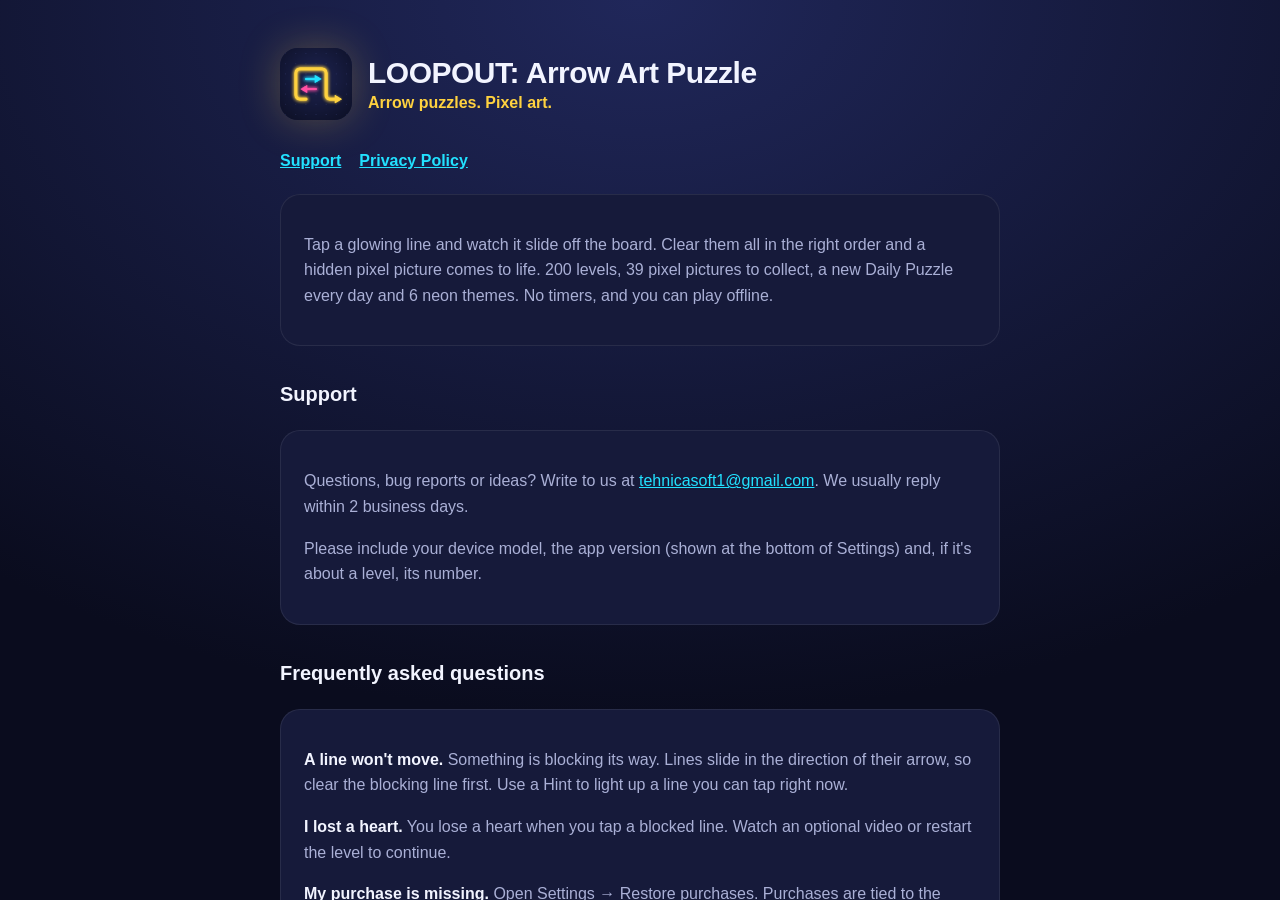
<file: index.html>
<!doctype html>
<html lang="en">
<head>
<meta charset="utf-8">
<meta name="viewport" content="width=device-width, initial-scale=1">
<title>LOOPOUT: Arrow Art Puzzle</title>
<meta http-equiv="refresh" content="0; url=/loopout/">
<link rel="canonical" href="/loopout/">
</head>
<body><a href="/loopout/">LOOPOUT: Arrow Art Puzzle</a></body>
</html>
</file>
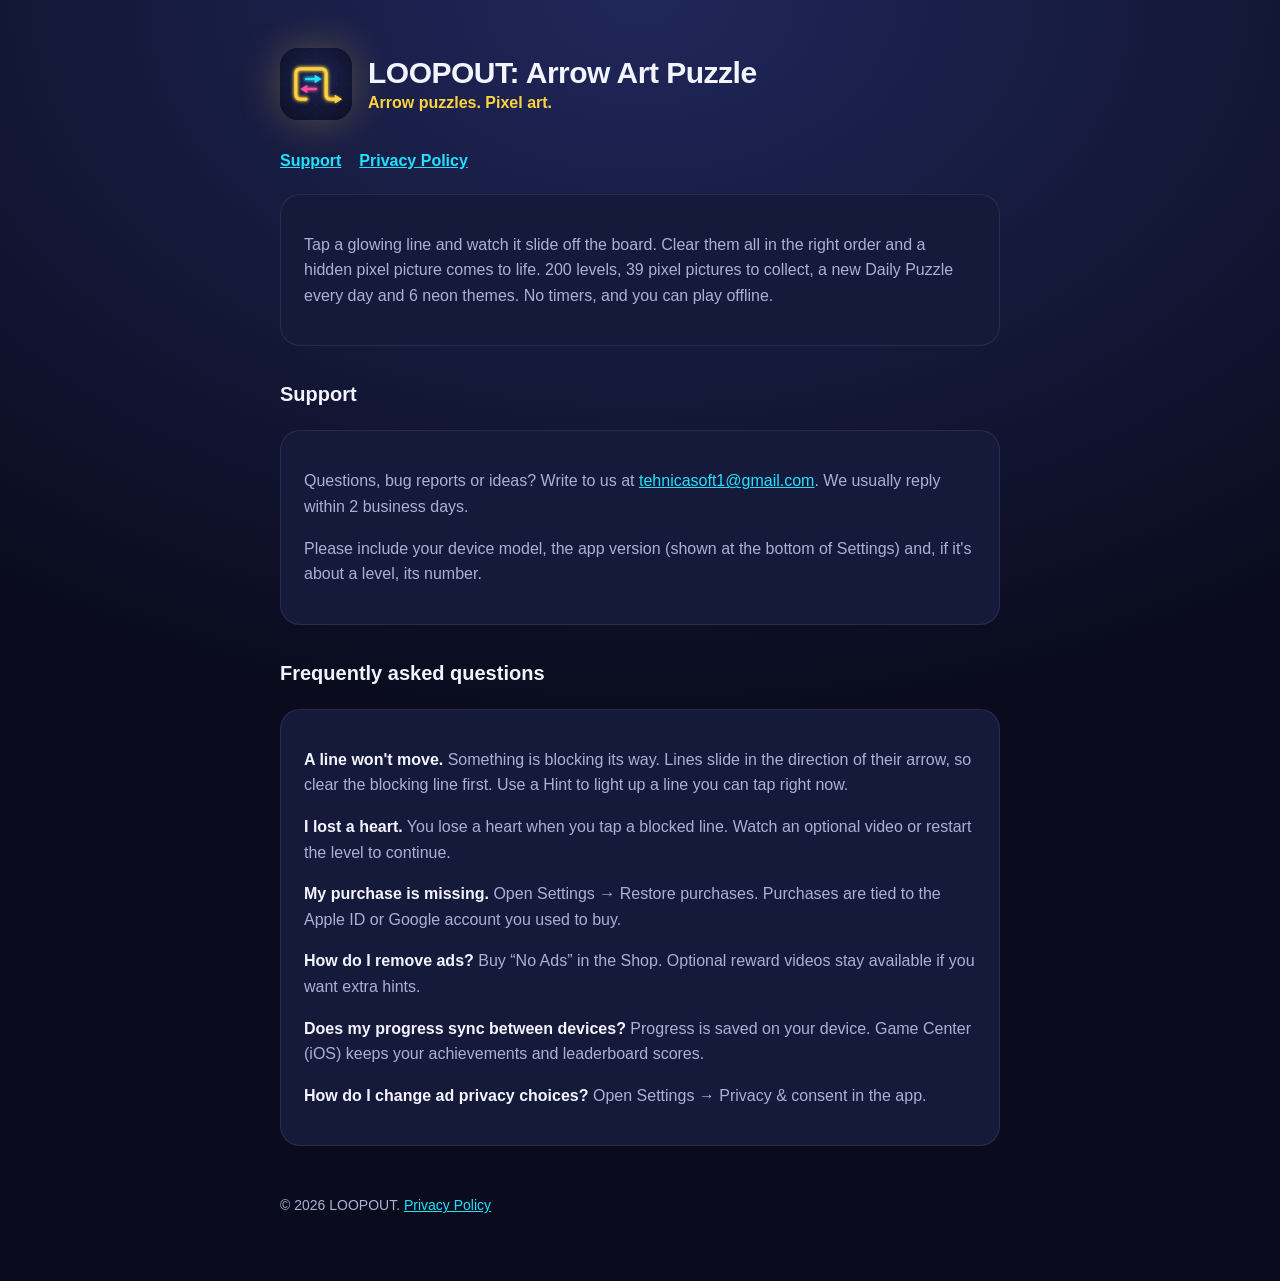
<file: loopout/index.html>
<!doctype html>
<html lang="en">
<head>
<meta charset="utf-8">
<meta name="viewport" content="width=device-width, initial-scale=1">
<title>LOOPOUT: Arrow Art Puzzle — Support</title>
<meta name="description" content="LOOPOUT: Arrow Art Puzzle. Tap arrow lines away, reveal pixel art pictures and solve 200 brain teasers.">
<link rel="stylesheet" href="style.css">
<link rel="icon" href="icon.png">
</head>
<body>
<main>
<header>
<img src="icon.png" alt="LOOPOUT app icon">
<h1>LOOPOUT: Arrow Art Puzzle<small>Arrow puzzles. Pixel art.</small></h1>
</header>
<nav><a href="#support">Support</a><a href="privacy.html">Privacy Policy</a></nav>

<div class="card">
<p>Tap a glowing line and watch it slide off the board. Clear them all in the right order and a hidden pixel picture comes to life. 200 levels, 39 pixel pictures to collect, a new Daily Puzzle every day and 6 neon themes. No timers, and you can play offline.</p>
</div>

<h2 id="support">Support</h2>
<div class="card">
<p>Questions, bug reports or ideas? Write to us at <a href="mailto:tehnicasoft1@gmail.com">tehnicasoft1@gmail.com</a>. We usually reply within 2 business days.</p>
<p>Please include your device model, the app version (shown at the bottom of Settings) and, if it's about a level, its number.</p>
</div>

<h2>Frequently asked questions</h2>
<div class="card">
<p><strong>A line won't move.</strong> Something is blocking its way. Lines slide in the direction of their arrow, so clear the blocking line first. Use a Hint to light up a line you can tap right now.</p>
<p><strong>I lost a heart.</strong> You lose a heart when you tap a blocked line. Watch an optional video or restart the level to continue.</p>
<p><strong>My purchase is missing.</strong> Open Settings → Restore purchases. Purchases are tied to the Apple ID or Google account you used to buy.</p>
<p><strong>How do I remove ads?</strong> Buy “No Ads” in the Shop. Optional reward videos stay available if you want extra hints.</p>
<p><strong>Does my progress sync between devices?</strong> Progress is saved on your device. Game Center (iOS) keeps your achievements and leaderboard scores.</p>
<p><strong>How do I change ad privacy choices?</strong> Open Settings → Privacy &amp; consent in the app.</p>
</div>

<footer>© 2026 LOOPOUT. <a href="privacy.html">Privacy Policy</a></footer>
</main>
</body>
</html>
</file>
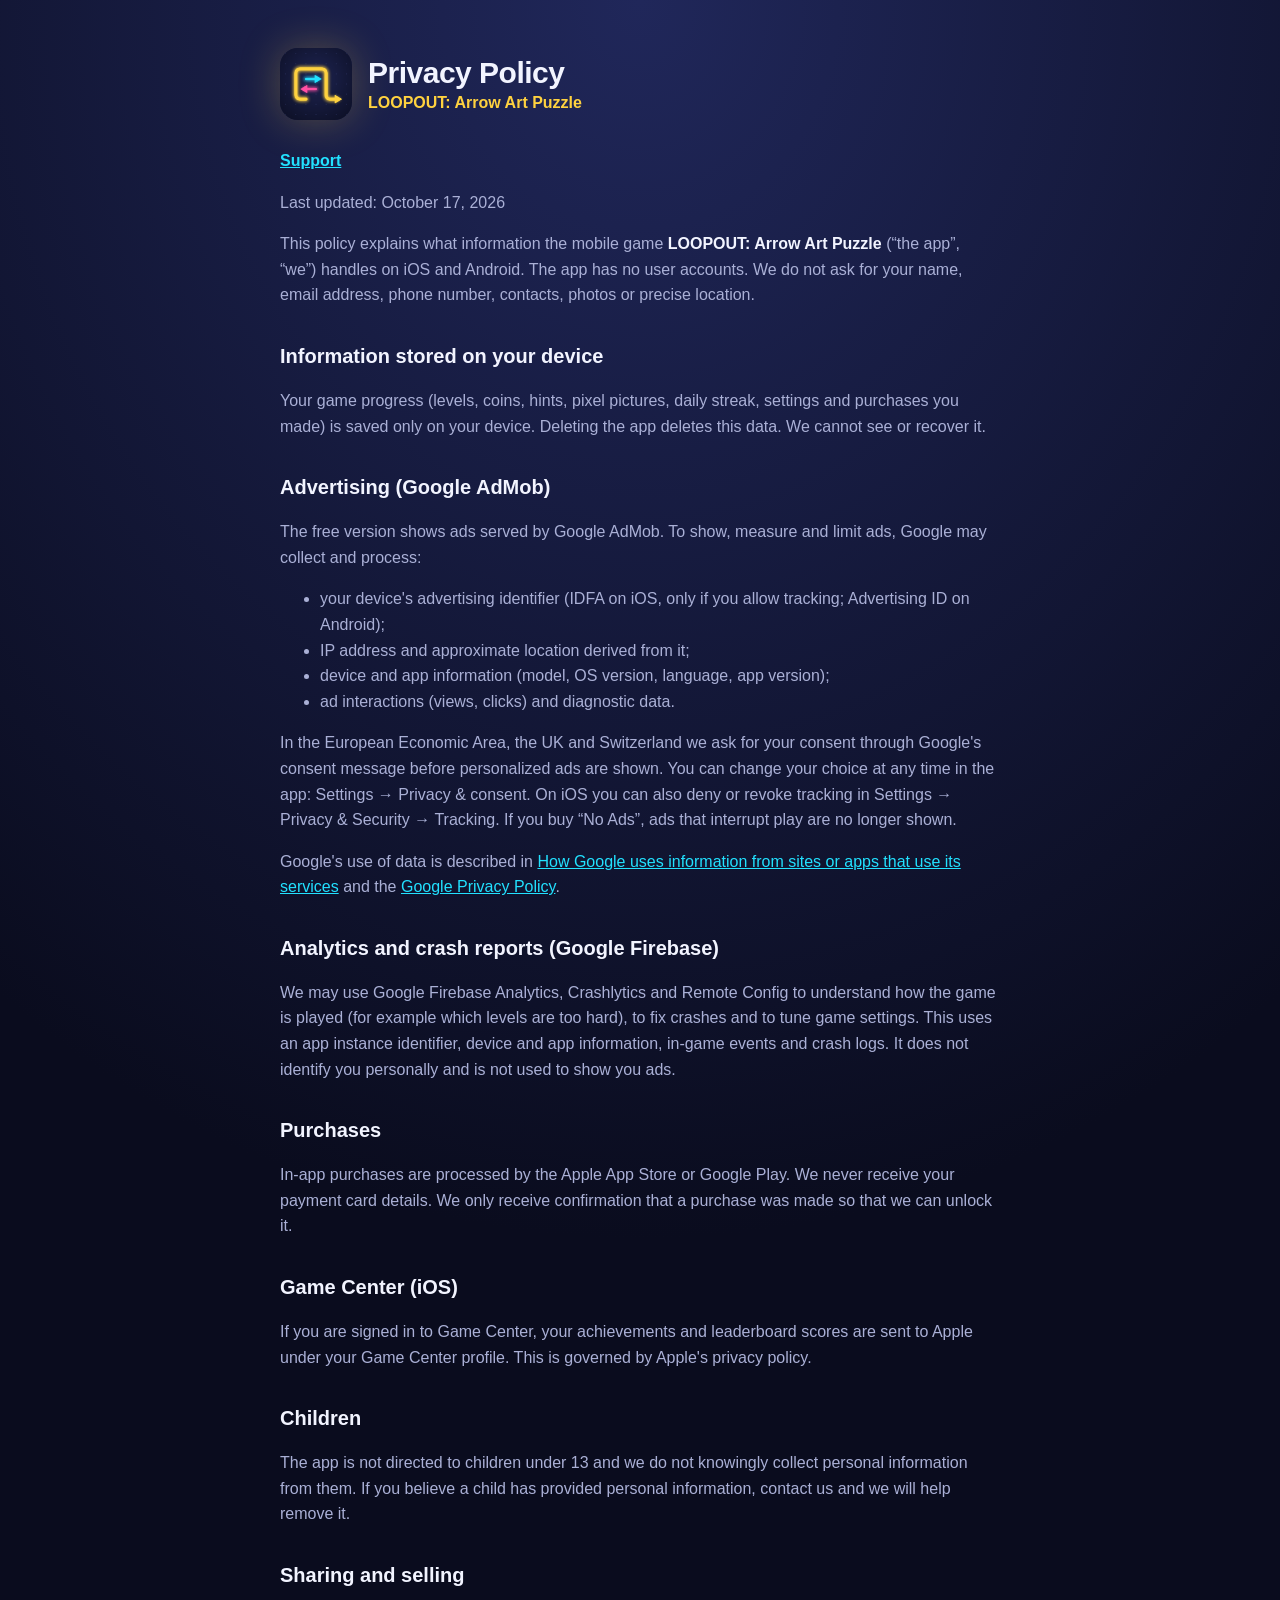
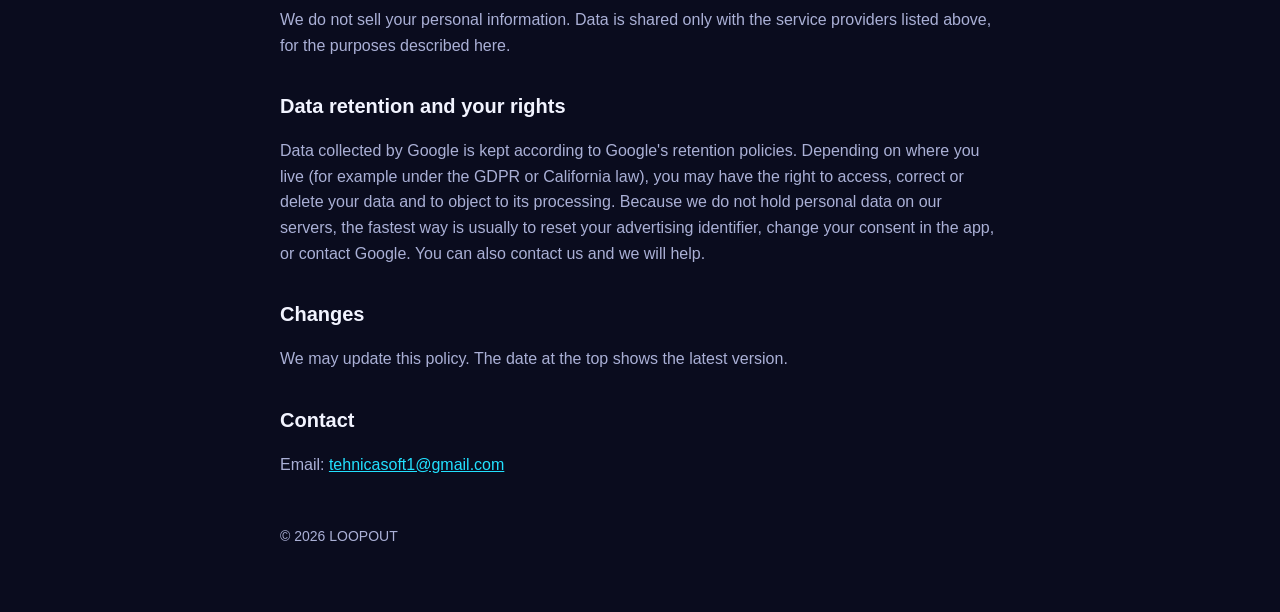
<file: loopout/privacy.html>
<!doctype html>
<html lang="en">
<head>
<meta charset="utf-8">
<meta name="viewport" content="width=device-width, initial-scale=1">
<title>LOOPOUT: Arrow Art Puzzle — Privacy Policy</title>
<link rel="stylesheet" href="style.css">
<link rel="icon" href="icon.png">
</head>
<body>
<main>
<header>
<img src="icon.png" alt="LOOPOUT app icon">
<h1>Privacy Policy<small>LOOPOUT: Arrow Art Puzzle</small></h1>
</header>
<nav><a href="./">Support</a></nav>

<p>Last updated: October 17, 2026</p>

<p>This policy explains what information the mobile game <strong>LOOPOUT: Arrow Art Puzzle</strong> (“the app”, “we”) handles on iOS and Android. The app has no user accounts. We do not ask for your name, email address, phone number, contacts, photos or precise location.</p>

<h2>Information stored on your device</h2>
<p>Your game progress (levels, coins, hints, pixel pictures, daily streak, settings and purchases you made) is saved only on your device. Deleting the app deletes this data. We cannot see or recover it.</p>

<h2>Advertising (Google AdMob)</h2>
<p>The free version shows ads served by Google AdMob. To show, measure and limit ads, Google may collect and process:</p>
<ul>
<li>your device's advertising identifier (IDFA on iOS, only if you allow tracking; Advertising ID on Android);</li>
<li>IP address and approximate location derived from it;</li>
<li>device and app information (model, OS version, language, app version);</li>
<li>ad interactions (views, clicks) and diagnostic data.</li>
</ul>
<p>In the European Economic Area, the UK and Switzerland we ask for your consent through Google's consent message before personalized ads are shown. You can change your choice at any time in the app: Settings → Privacy &amp; consent. On iOS you can also deny or revoke tracking in Settings → Privacy &amp; Security → Tracking. If you buy “No Ads”, ads that interrupt play are no longer shown.</p>
<p>Google's use of data is described in <a href="https://policies.google.com/technologies/partner-sites">How Google uses information from sites or apps that use its services</a> and the <a href="https://policies.google.com/privacy">Google Privacy Policy</a>.</p>

<h2>Analytics and crash reports (Google Firebase)</h2>
<p>We may use Google Firebase Analytics, Crashlytics and Remote Config to understand how the game is played (for example which levels are too hard), to fix crashes and to tune game settings. This uses an app instance identifier, device and app information, in-game events and crash logs. It does not identify you personally and is not used to show you ads.</p>

<h2>Purchases</h2>
<p>In-app purchases are processed by the Apple App Store or Google Play. We never receive your payment card details. We only receive confirmation that a purchase was made so that we can unlock it.</p>

<h2>Game Center (iOS)</h2>
<p>If you are signed in to Game Center, your achievements and leaderboard scores are sent to Apple under your Game Center profile. This is governed by Apple's privacy policy.</p>

<h2>Children</h2>
<p>The app is not directed to children under 13 and we do not knowingly collect personal information from them. If you believe a child has provided personal information, contact us and we will help remove it.</p>

<h2>Sharing and selling</h2>
<p>We do not sell your personal information. Data is shared only with the service providers listed above, for the purposes described here.</p>

<h2>Data retention and your rights</h2>
<p>Data collected by Google is kept according to Google's retention policies. Depending on where you live (for example under the GDPR or California law), you may have the right to access, correct or delete your data and to object to its processing. Because we do not hold personal data on our servers, the fastest way is usually to reset your advertising identifier, change your consent in the app, or contact Google. You can also contact us and we will help.</p>

<h2>Changes</h2>
<p>We may update this policy. The date at the top shows the latest version.</p>

<h2>Contact</h2>
<p>Email: <a href="mailto:tehnicasoft1@gmail.com">tehnicasoft1@gmail.com</a></p>

<footer>© 2026 LOOPOUT</footer>
</main>
</body>
</html>
</file>
<file: loopout/style.css>
:root { --bg:#0A0C1E; --card:#161A3A; --text:#F2F4FF; --muted:#AAB0D6; --accent:#FFD23F; --link:#22E1FF; }
* { box-sizing:border-box; }
body { margin:0; background:radial-gradient(120% 80% at 50% 0%, #20275A 0%, var(--bg) 70%); color:var(--text);
  font:16px/1.6 -apple-system, BlinkMacSystemFont, "Segoe UI", Roboto, Inter, sans-serif; min-height:100vh; }
main { max-width:760px; margin:0 auto; padding:48px 20px 64px; }
header { display:flex; align-items:center; gap:16px; margin-bottom:28px; }
header img { width:72px; height:72px; border-radius:18px; box-shadow:0 0 40px #FFD23F44; }
h1 { font-size:30px; line-height:1.15; margin:0; letter-spacing:-.5px; }
h1 small { display:block; font-size:16px; color:var(--accent); font-weight:600; letter-spacing:0; margin-top:4px; }
h2 { font-size:20px; margin:32px 0 8px; }
p, li { color:var(--muted); }
strong { color:var(--text); }
a { color:var(--link); }
.card { background:var(--card); border-radius:20px; padding:22px 24px; margin:20px 0; box-shadow:inset 0 0 0 1px #ffffff14; }
nav a { margin-right:18px; font-weight:600; }
footer { margin-top:48px; font-size:14px; color:var(--muted); }
</file>
